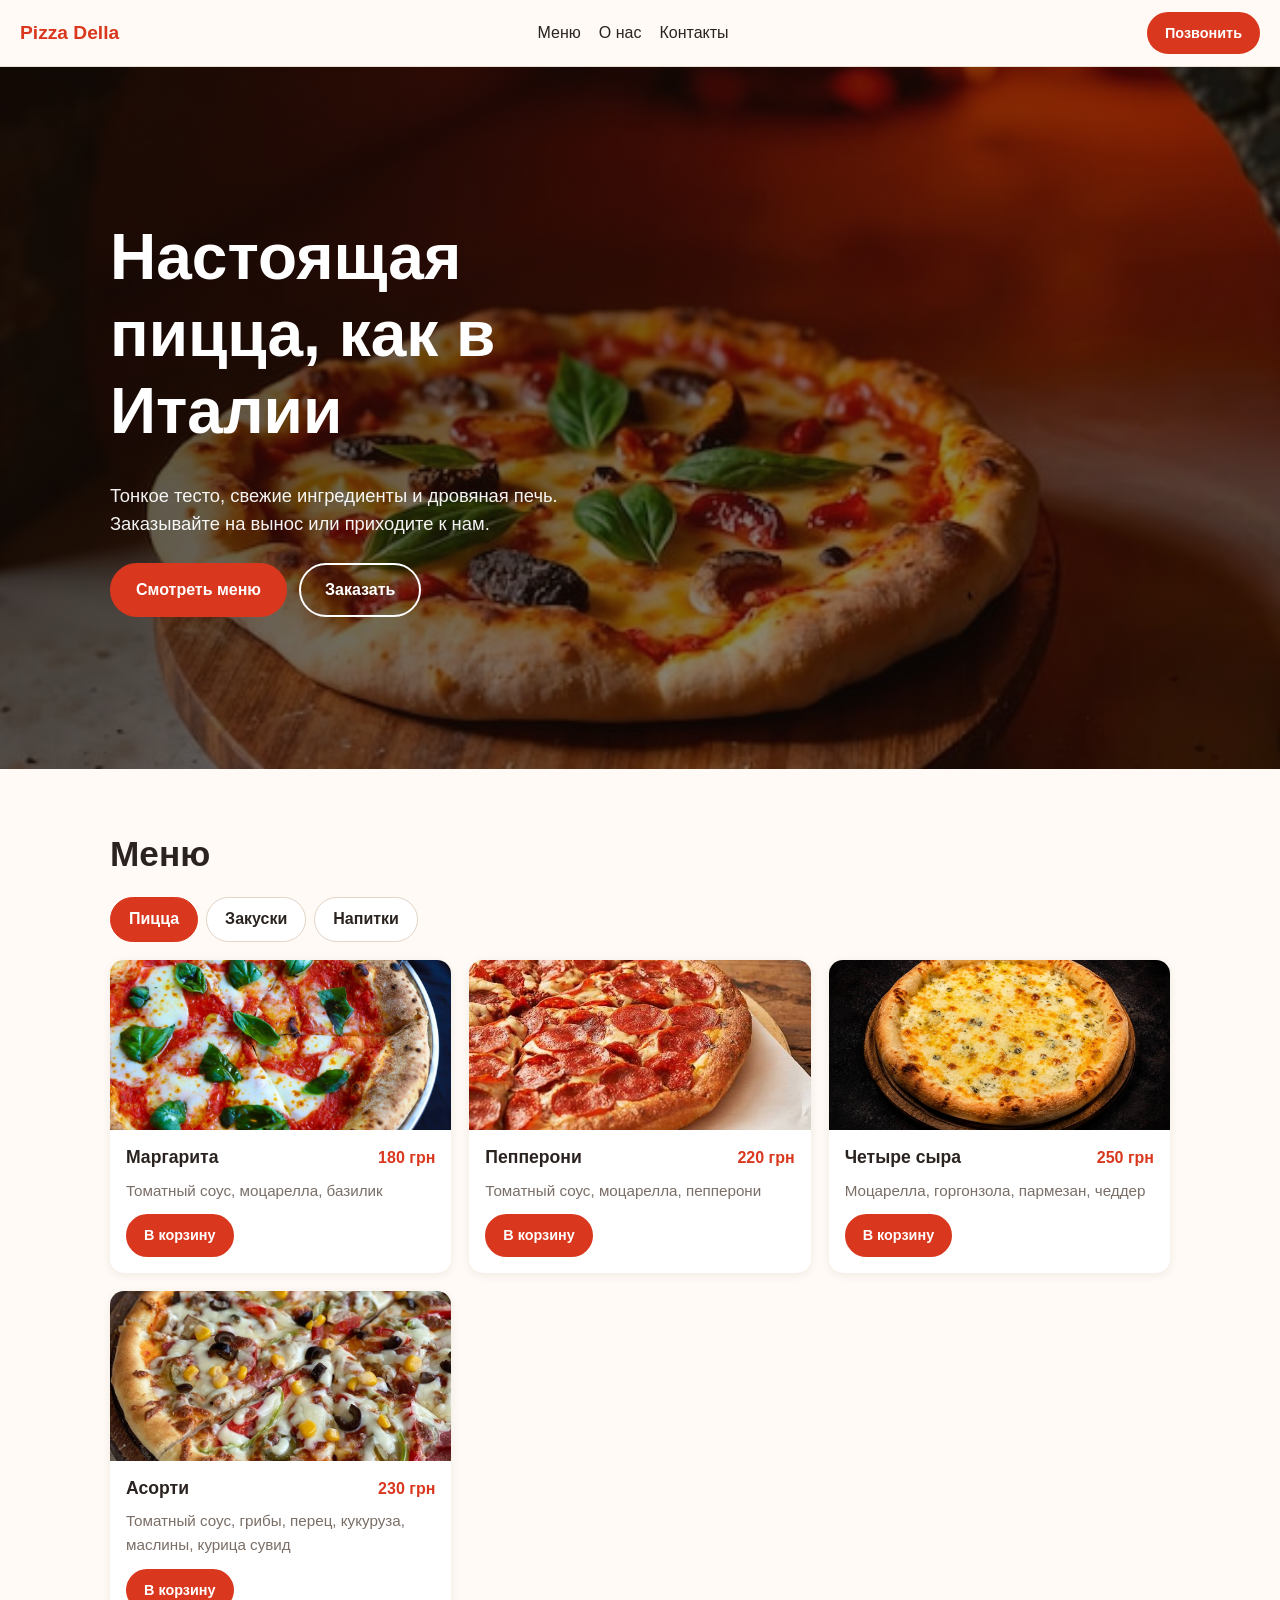
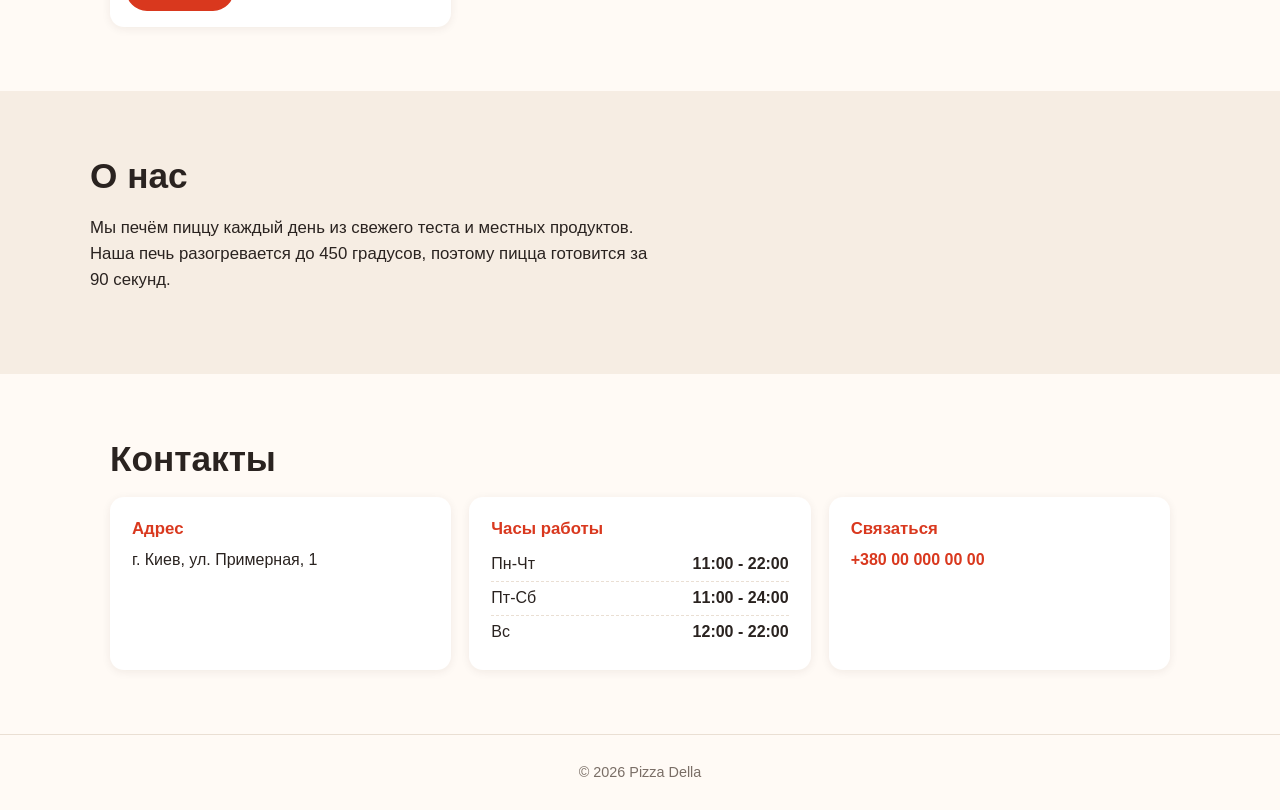
<file: index.html>
<!doctype html>
<html lang="ru">
<head>
  <meta charset="utf-8">
  <meta name="viewport" content="width=device-width, initial-scale=1">
  <title>Пиццерия</title>
  <meta name="description" content="">
  <link rel="stylesheet" href="style.css">
  <link rel="stylesheet" href="cart.css">
</head>
<body>
  <header class="topbar">
    <a href="#top" class="brand" id="brand-name"></a>
    <nav class="nav">
      <a href="#menu">Меню</a>
      <a href="#about" id="nav-about">О нас</a>
      <a href="#contacts">Контакты</a>
    </nav>
    <a href="#" class="btn btn-small" id="call-top">Позвонить</a>
  </header>

  <main id="top">
    <section class="hero" id="hero">
      <div class="hero-overlay"></div>
      <div class="hero-inner">
        <h1 id="hero-title"></h1>
        <p id="hero-text"></p>
        <div class="hero-actions">
          <a href="#menu" class="btn">Смотреть меню</a>
          <a href="#" class="btn btn-ghost" id="order-btn">Заказать</a>
        </div>
      </div>
    </section>

    <section class="section" id="menu">
      <h2>Меню</h2>
      <div id="menu-tabs" class="tabs"></div>
      <div id="menu-list"></div>
    </section>

    <section class="section section-alt" id="about">
      <div class="about-grid">
        <div>
          <h2 id="about-title"></h2>
          <p id="about-text"></p>
        </div>
        <img id="about-image" alt="" hidden>
      </div>
    </section>

    <section class="section" id="contacts">
      <h2>Контакты</h2>
      <div class="contacts-grid">
        <div class="card">
          <h3>Адрес</h3>
          <p id="address"></p>
          <a href="#" class="link" id="map-link" target="_blank" rel="noopener" hidden>Открыть на карте</a>
        </div>
        <div class="card">
          <h3>Часы работы</h3>
          <ul id="hours" class="hours"></ul>
        </div>
        <div class="card">
          <h3>Связаться</h3>
          <p><a href="#" class="link" id="phone-link"></a></p>
          <p class="socials" id="socials"></p>
        </div>
      </div>
    </section>
  </main>

  <footer class="footer">
    <span id="footer-text"></span>
  </footer>

  <script src="script.js"></script>
  <script src="cart.js"></script>
</body>
</html>
</file>
<file: style.css>
:root {
  --primary: #d9381e;
  --primary-dark: #b52c15;
  --bg: #fffaf5;
  --bg-alt: #f6ede3;
  --text: #2a2320;
  --muted: #7a6e66;
  --card: #ffffff;
  --radius: 14px;
}

* { box-sizing: border-box; }

html { scroll-behavior: smooth; }

body {
  margin: 0;
  font-family: -apple-system, BlinkMacSystemFont, "Segoe UI", Roboto, Helvetica, Arial, sans-serif;
  color: var(--text);
  background: var(--bg);
  line-height: 1.55;
}

img { max-width: 100%; display: block; }

h1, h2, h3 { line-height: 1.2; margin: 0 0 .5em; }
h2 { font-size: clamp(1.6rem, 4vw, 2.2rem); }

.topbar {
  position: sticky;
  top: 0;
  z-index: 10;
  display: flex;
  align-items: center;
  justify-content: space-between;
  gap: 12px;
  padding: 12px 20px;
  background: rgba(255, 250, 245, .94);
  backdrop-filter: blur(8px);
  border-bottom: 1px solid #eadfd3;
}

.brand {
  font-weight: 800;
  font-size: 1.2rem;
  color: var(--primary);
  text-decoration: none;
}

.nav { display: flex; gap: 18px; }
.nav a { color: var(--text); text-decoration: none; font-weight: 500; }
.nav a:hover { color: var(--primary); }

.btn {
  display: inline-block;
  padding: 13px 24px;
  border-radius: 999px;
  background: var(--primary);
  color: #fff;
  font-weight: 700;
  text-decoration: none;
  border: 2px solid var(--primary);
  transition: background .15s, transform .1s;
}
.btn:hover { background: var(--primary-dark); border-color: var(--primary-dark); }
.btn:active { transform: scale(.97); }
.btn-small { padding: 8px 16px; font-size: .9rem; }
.btn-ghost { background: transparent; color: #fff; border-color: #fff; }
.btn-ghost:hover { background: rgba(255,255,255,.15); border-color: #fff; }

.hero {
  position: relative;
  min-height: 78vh;
  display: flex;
  align-items: center;
  color: #fff;
  background: #3a2a22 center / cover no-repeat;
}
.hero-overlay {
  position: absolute;
  inset: 0;
  background: linear-gradient(120deg, rgba(20,10,5,.78), rgba(20,10,5,.35));
}
.hero-inner {
  position: relative;
  max-width: 1100px;
  width: 100%;
  margin: 0 auto;
  padding: 60px 20px;
}
.hero h1 { font-size: clamp(2.2rem, 7vw, 4rem); max-width: 14ch; }
.hero p { font-size: 1.15rem; max-width: 46ch; opacity: .95; }
.hero-actions { display: flex; flex-wrap: wrap; gap: 12px; margin-top: 24px; }

.section {
  max-width: 1100px;
  margin: 0 auto;
  padding: 64px 20px;
}
.section-alt {
  max-width: none;
  background: var(--bg-alt);
}
.section-alt .about-grid { max-width: 1100px; margin: 0 auto; }

.tabs {
  display: flex;
  gap: 8px;
  overflow-x: auto;
  padding: 4px 0 18px;
  scrollbar-width: none;
}
.tabs::-webkit-scrollbar { display: none; }
.tab {
  flex: none;
  padding: 9px 18px;
  border-radius: 999px;
  border: 1px solid #e2d4c6;
  background: var(--card);
  color: var(--text);
  font: inherit;
  font-weight: 600;
  cursor: pointer;
}
.tab.active { background: var(--primary); border-color: var(--primary); color: #fff; }

.menu-grid {
  display: grid;
  grid-template-columns: repeat(auto-fill, minmax(260px, 1fr));
  gap: 18px;
}
.dish {
  background: var(--card);
  border-radius: var(--radius);
  overflow: hidden;
  box-shadow: 0 2px 10px rgba(60, 30, 10, .07);
  display: flex;
  flex-direction: column;
}
.dish img { width: 100%; height: 170px; object-fit: cover; }
.dish-body { padding: 16px; display: flex; flex-direction: column; flex: 1; }
.dish-head { display: flex; justify-content: space-between; gap: 10px; align-items: baseline; }
.dish h3 { margin: 0; font-size: 1.1rem; }
.price { font-weight: 800; color: var(--primary); white-space: nowrap; }
.dish p { margin: 8px 0 0; color: var(--muted); font-size: .95rem; }

.about-grid {
  display: grid;
  grid-template-columns: 1fr;
  gap: 28px;
  align-items: center;
}
.about-grid img { border-radius: var(--radius); width: 100%; max-height: 360px; object-fit: cover; }
#about-text { font-size: 1.05rem; white-space: pre-line; }

.contacts-grid {
  display: grid;
  grid-template-columns: repeat(auto-fit, minmax(240px, 1fr));
  gap: 18px;
}
.card {
  background: var(--card);
  border-radius: var(--radius);
  padding: 22px;
  box-shadow: 0 2px 10px rgba(60, 30, 10, .07);
}
.card h3 { font-size: 1.05rem; color: var(--primary); }
.card p { margin: 0 0 8px; }
.link { color: var(--primary); font-weight: 600; text-decoration: none; }
.link:hover { text-decoration: underline; }
.hours { list-style: none; margin: 0; padding: 0; }
.hours li { display: flex; justify-content: space-between; gap: 12px; padding: 4px 0; border-bottom: 1px dashed #eadfd3; }
.hours li:last-child { border-bottom: 0; }
.socials a { margin-right: 14px; }

.footer {
  padding: 26px 20px;
  text-align: center;
  color: var(--muted);
  font-size: .9rem;
  border-top: 1px solid #eadfd3;
}

[hidden] { display: none !important; }

@media (min-width: 800px) {
  .about-grid { grid-template-columns: 1.1fr 1fr; }
}

@media (max-width: 640px) {
  .nav { display: none; }
  .topbar { padding: 10px 16px; }
}
</file>
<file: cart.css>
.add-btn { margin-top: 12px; align-self: flex-start; cursor: pointer; font: inherit; font-weight: 700; font-size: .9rem; }

.cart-bar {
  position: fixed;
  left: 50%;
  bottom: 16px;
  transform: translateX(-50%);
  z-index: 30;
  padding: 14px 26px;
  border: 0;
  border-radius: 999px;
  background: var(--primary);
  color: #fff;
  font: inherit;
  font-weight: 800;
  box-shadow: 0 6px 20px rgba(0, 0, 0, .3);
  cursor: pointer;
}

.cart-overlay {
  position: fixed;
  inset: 0;
  z-index: 40;
  background: rgba(0, 0, 0, .5);
}

.cart-drawer {
  position: fixed;
  z-index: 50;
  left: 0;
  right: 0;
  bottom: 0;
  max-height: 90vh;
  overflow-y: auto;
  background: var(--bg);
  color: var(--text);
  border-radius: 18px 18px 0 0;
  padding: 18px 18px 26px;
  box-shadow: 0 -8px 30px rgba(0, 0, 0, .25);
}

.cart-head { display: flex; justify-content: space-between; align-items: center; margin-bottom: 8px; }
.cart-head h2 { margin: 0; font-size: 1.4rem; }
.cart-close { border: 0; background: transparent; font-size: 1.4rem; cursor: pointer; color: var(--muted); padding: 6px 10px; }

.cart-empty { color: var(--muted); text-align: center; padding: 20px 0; }
.cart-empty.ok { color: var(--text); font-weight: 600; }

.cart-item {
  display: grid;
  grid-template-columns: 1fr auto auto;
  gap: 12px;
  align-items: center;
  padding: 10px 0;
  border-bottom: 1px dashed #eadfd3;
}
.cart-item-name { display: flex; flex-direction: column; }
.cart-item-name span { color: var(--muted); font-size: .9rem; }
.cart-qty { display: flex; align-items: center; gap: 10px; }
.qty-btn {
  width: 34px; height: 34px;
  border-radius: 50%;
  border: 1px solid #d9c9b8;
  background: var(--card);
  font-size: 1.2rem;
  cursor: pointer;
  color: var(--text);
}
.cart-item-sum { font-weight: 800; min-width: 70px; text-align: right; }

.cart-total { font-weight: 800; font-size: 1.2rem; text-align: right; padding: 14px 0; }

.cart-form { display: flex; flex-direction: column; gap: 10px; }
.cart-form input[type="text"],
.cart-form input[type="tel"],
.cart-form textarea {
  width: 100%;
  padding: 13px 14px;
  border: 1px solid #d9c9b8;
  border-radius: 10px;
  font: inherit;
  font-size: 16px; /* чтобы iPhone не увеличивал страницу при вводе */
  background: #fff;
  color: var(--text);
}
.cart-type { display: flex; gap: 20px; }
.cart-type label { cursor: pointer; }
.cart-submit { width: 100%; cursor: pointer; font: inherit; font-weight: 800; font-size: 1.05rem; }
.cart-submit:disabled { opacity: .6; }
.cart-msg { margin: 0; font-weight: 600; }
.cart-msg.error { color: #b3261e; }
.cart-msg.ok { color: #1b7a3a; }

@media (min-width: 700px) {
  .cart-drawer {
    left: auto;
    top: 0;
    width: 420px;
    max-height: none;
    border-radius: 18px 0 0 18px;
  }
  .cart-bar { left: auto; right: 24px; transform: none; }
}
</file>
